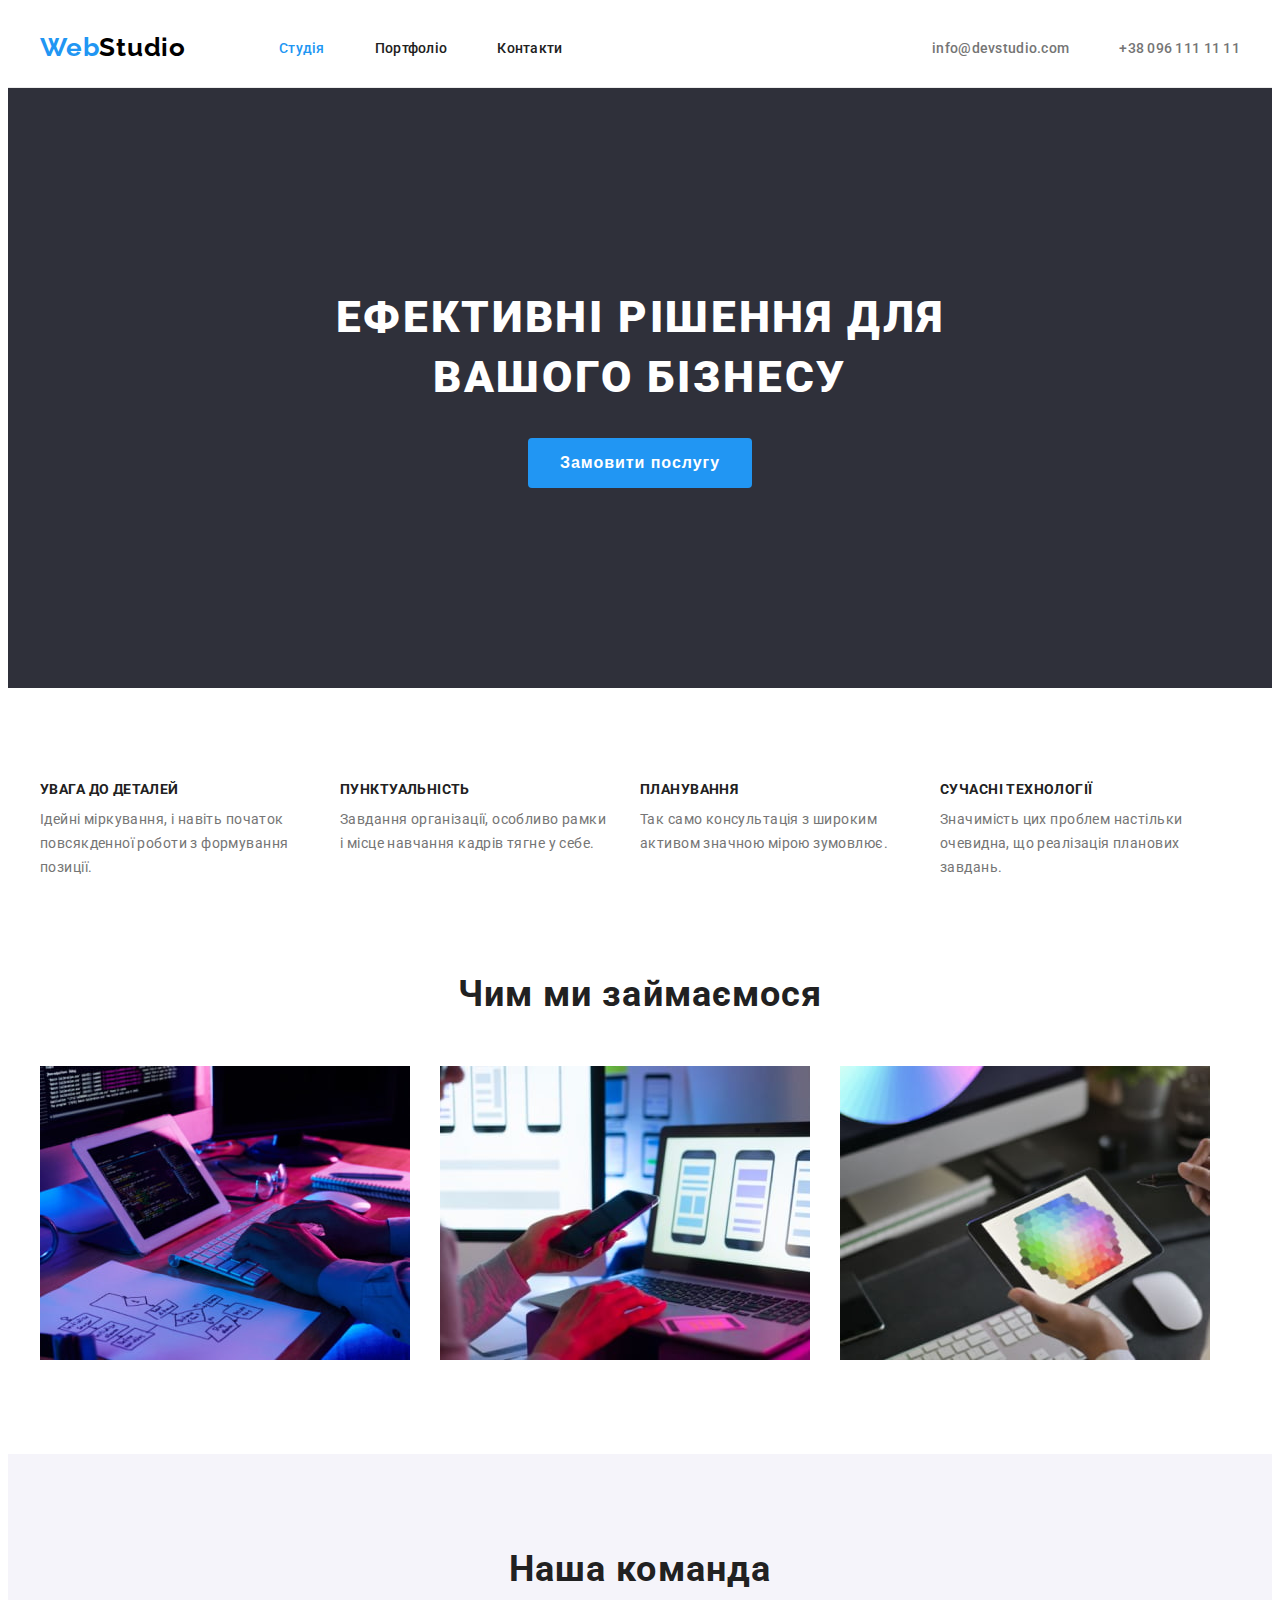
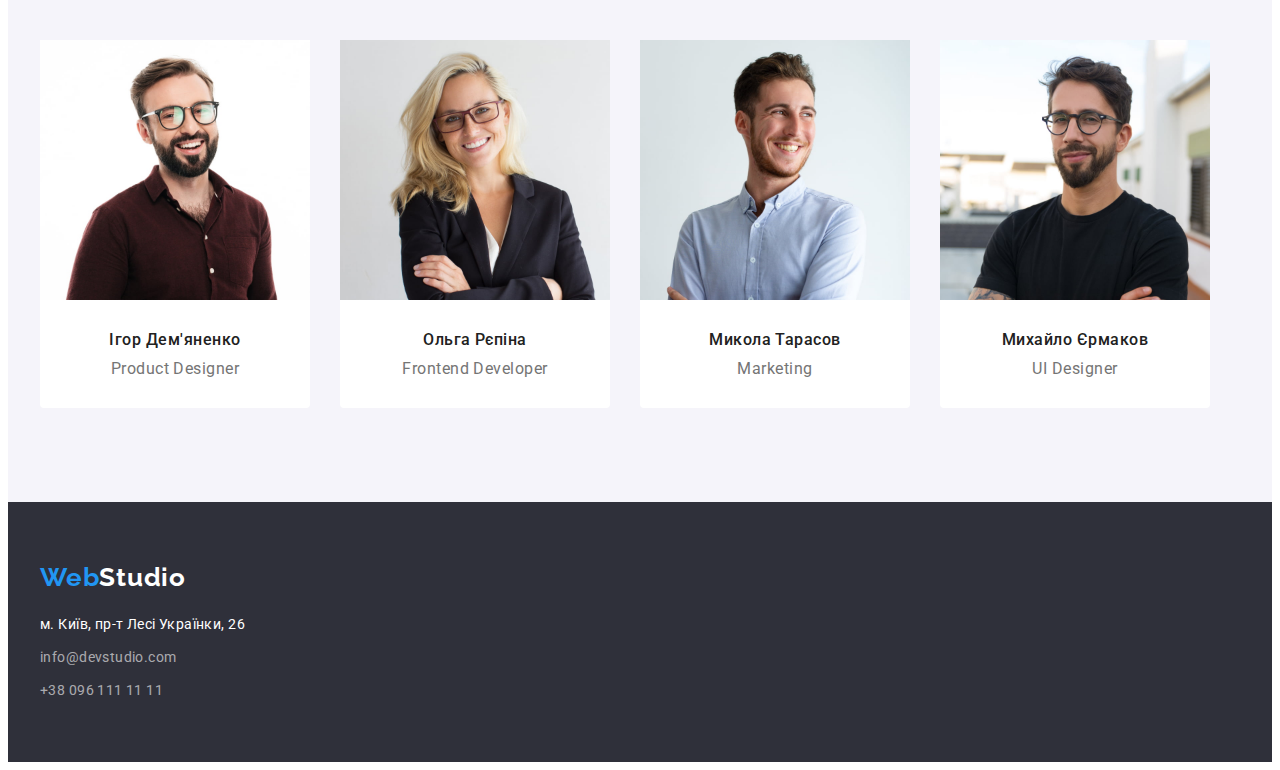
<file: index.html>
<!DOCTYPE html>
<html lang="uk">
	<head>
		<meta charset="utf-8" />
		<meta name="viewport" content="width=device-width, initial-scale=1.0" />
		<meta http-equiv="x-ua-compatible" content="ie=edge" />
		<title>Студія</title>
		<link rel="preconnect" href="https://fonts.googleapis.com" />
		<link rel="preconnect" href="https://fonts.gstatic.com" crossorigin />
		<link
			href="https://fonts.googleapis.com/css2?family=Raleway:wght@700&family=Roboto:wght@400;500;700;900&display=swap"
			rel="stylesheet"
		/>
		<link
			rel="stylesheet"
			href="https://cdnjs.cloudflare.com/ajax/libs/modern-normalize/1.1.0/modern-normalize.min.css"
			integrity="sha512-wpPYUAdjBVSE4KJnH1VR1HeZfpl1ub8YT/NKx4PuQ5NmX2tKuGu6U/JRp5y+Y8XG2tV+wKQpNHVUX03MfMFn9Q=="
			crossorigin="anonymous"
			referrerpolicy="no-referrer"
		/>
		<link rel="stylesheet" href="./css/styles.css" />
	</head>
	<body>
		<!--Шапка сторінки-->
		<header class="header">
			<div class="container">
				<!--Розділ основної навігації -->
				<nav class="site-nav">
					<a href="./index.html" class="logo"><span class="accent">Web</span>Studio</a>
					<ul class="list">
						<li class="item"><a href="./index.html" class="link current">Студія</a></li>
						<li class="item"><a href="./portfolio.html" class="link">Портфоліо</a></li>
						<li class="item"><a href="#" class="link">Контакти</a></li>
					</ul>
				</nav>
				<ul class="contact-nav list">
					<li class="item"><a href="mailto:info@devstudio.com" class="link">info@devstudio.com</a></li>
					<li class="item"><a href="tel:+380961111111" class="link">+38 096 111 11 11</a></li>
				</ul>
			</div>
		</header>
		<!--Основний вміст сторінки-->
		<main>
			<!--Секція-герой-->
			<section class="hero">
				<div class="div-hero-title">
					<h1 class="hero-title">Ефективні рішення для вашого бізнесу</h1>
				</div>
				<button type="button" class="hero-btn">Замовити послугу</button>
			</section>
			<!--Наші переваги-->
			<section class="section">
				<div class="container">
					<!--Наступний заголовок відсутній на макеті.
        Додадний для покращення структурної семантики сторінки
        Прихований за допомогою CSS-->
					<h2 class="visually-hidden">Наші переваги</h2>
					<ul class="advantages list">
						<li class="item">
							<h3 class="title">УВАГА ДО ДЕТАЛЕЙ</h3>
							<p class="text">Ідейні міркування, і навіть початок повсякденної роботи з формування позиції.</p>
						</li>
						<li class="item">
							<h3 class="title">ПУНКТУАЛЬНІСТЬ</h3>
							<p class="text">Завдання організації, особливо рамки і місце навчання кадрів тягне у себе.</p>
						</li>
						<li class="item">
							<h3 class="title">ПЛАНУВАННЯ</h3>
							<p class="text">Так само консультація з широким активом значною мірою зумовлює.</p>
						</li>
						<li class="item">
							<h3 class="title">СУЧАСНІ ТЕХНОЛОГІЇ</h3>
							<p class="text">Значимість цих проблем настільки очевидна, що реалізація планових завдань.</p>
						</li>
					</ul>
				</div>
			</section>
			<!--Чим ми займаємося-->
			<section class="section no-top-padding">
				<div class="container">
					<h2 class="section-title">Чим ми займаємося</h2>
					<ul class="activities list">
						<li class="item">
							<img src="./images/img1.jpg" alt="Написання програмного коду" width="370" height="294" class="img" />
						</li>
						<li class="item">
							<img src="./images/img2.jpg" alt="Розробка мобільного додатку" width="370" height="294" class="img" />
						</li>
						<li class="item">
							<img src="./images/img3.jpg" alt="Вибір кольору на планшеті" width="370" height="294" class="img" />
						</li>
					</ul>
				</div>
			</section>
			<!--Наша команда-->
			<section class="team section">
				<div class="container">
					<h2 class="section-title">Наша команда</h2>
					<ul class="team-members list">
						<li class="item">
							<img src="./images/our-team-img1.jpg" alt="Ігор Дем'яненко" width="270" height="260" class="img" />
							<div class="team-card-info">
								<h3 class="title">Ігор Дем'яненко</h3>
								<p class="text">Product Designer</p>
							</div>
						</li>
						<li class="item">
							<img src="./images/our-team-img2.jpg" alt="Ольга Рєпіна" width="270" height="260" class="img" />
							<div class="team-card-info">
								<h3 class="title">Ольга Рєпіна</h3>
								<p class="text">Frontend Developer</p>
							</div>
						</li>
						<li class="item">
							<img src="./images/our-team-img3.jpg" alt="Микола Тарасов" width="270" height="260" class="img" />
							<div class="team-card-info">
								<h3 class="title">Микола Тарасов</h3>
								<p class="text">Marketing</p>
							</div>
						</li>
						<li class="item">
							<img src="./images/our-team-img4.jpg" alt="Михайло Єрмаков" width="270" height="260" class="img" />
							<div class="team-card-info">
								<h3 class="title">Михайло Єрмаков</h3>
								<p class="text">UI Designer</p>
							</div>
						</li>
					</ul>
				</div>
			</section>
		</main>
		<!--Підвал сторінки-->
		<footer class="footer">
			<div class="container">
				<a href="./index.html" class="logo"><span class="accent">Web</span>Studio</a>
				<address class="address">
					<ul class="list">
						<li class="item">
							<a
								href="https://goo.gl/maps/RHRmgygVc1uPHYzR7"
								target="_blank"
								rel="noopener noreferrer nofollow"
								class="link fact-address"
							>
								м. Київ, пр-т Лесі Українки, 26
							</a>
						</li>
						<li class="item"><a href="mailto:info@devstudio.com" class="link">info@devstudio.com</a></li>
						<li class="item"><a href="tel:+380961111111" class="link">+38 096 111 11 11</a></li>
					</ul>
				</address>
			</div>
		</footer>
	</body>
</html>
</file>
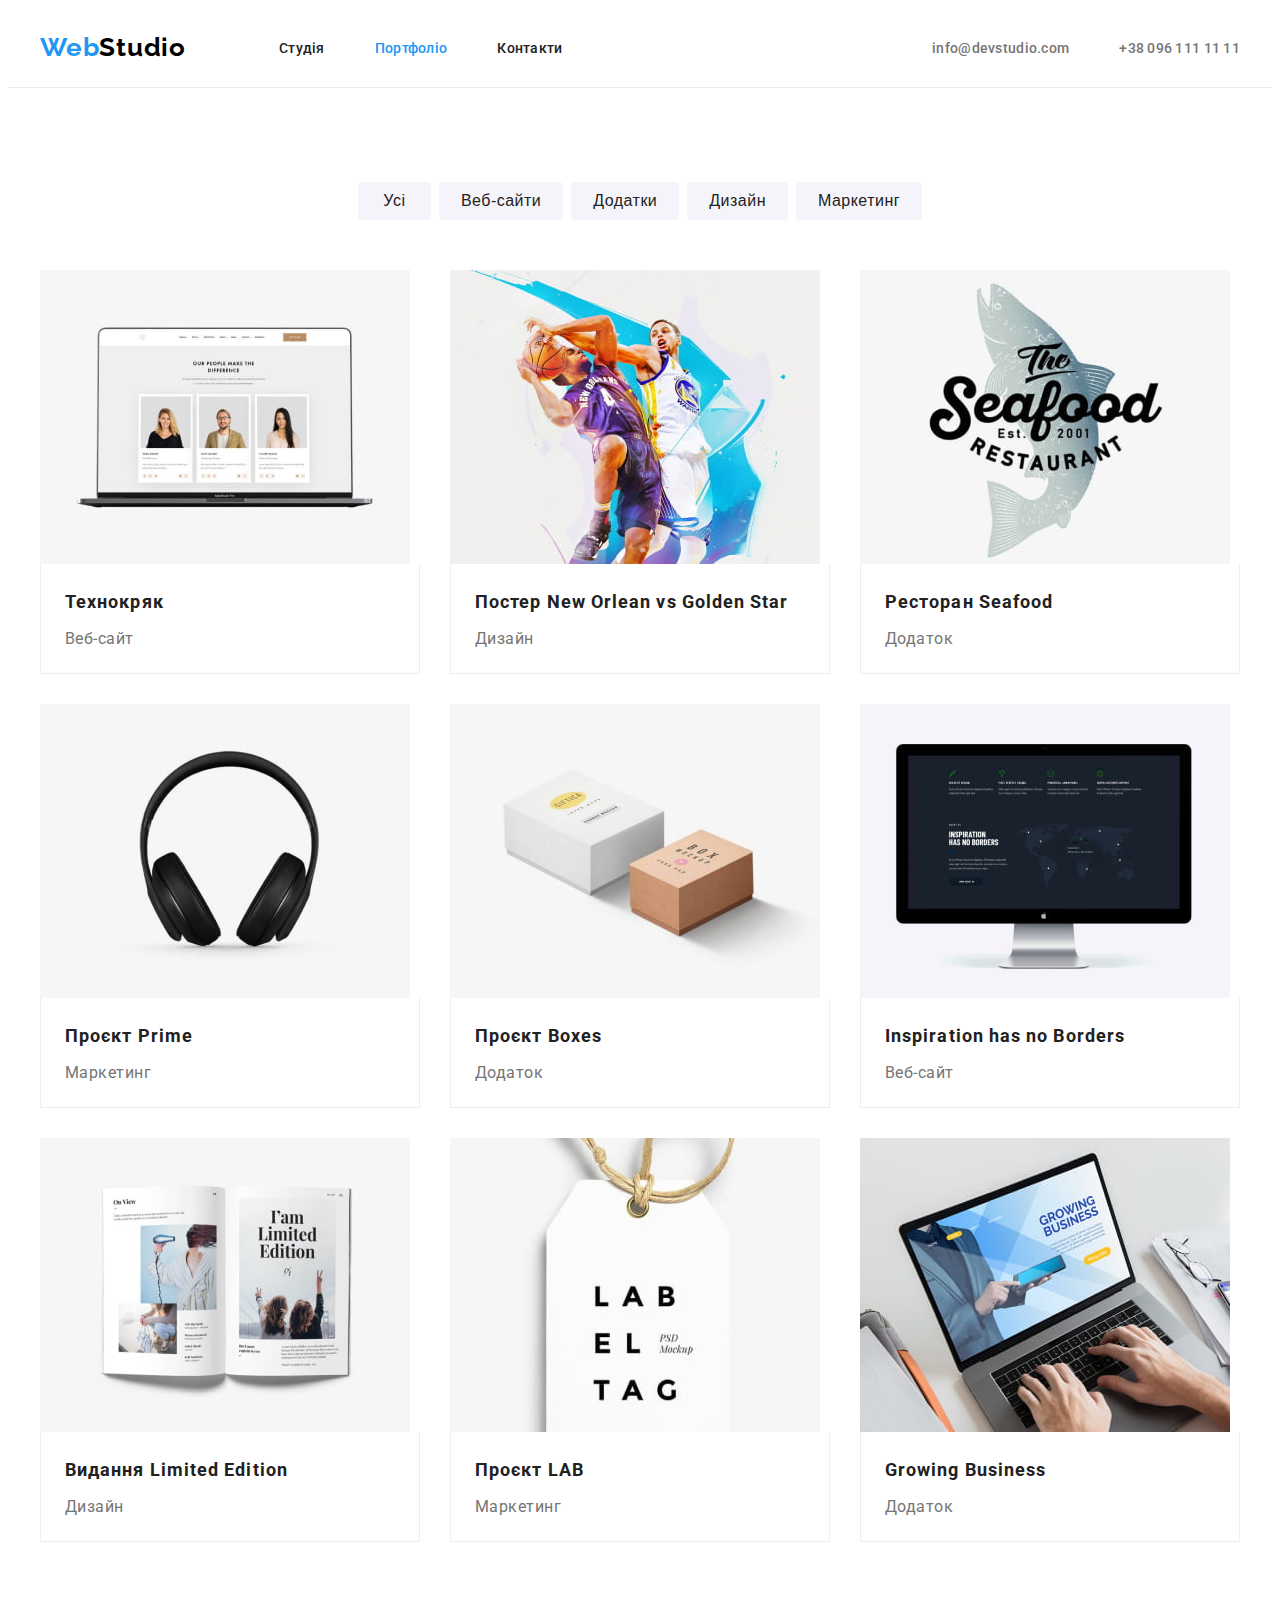
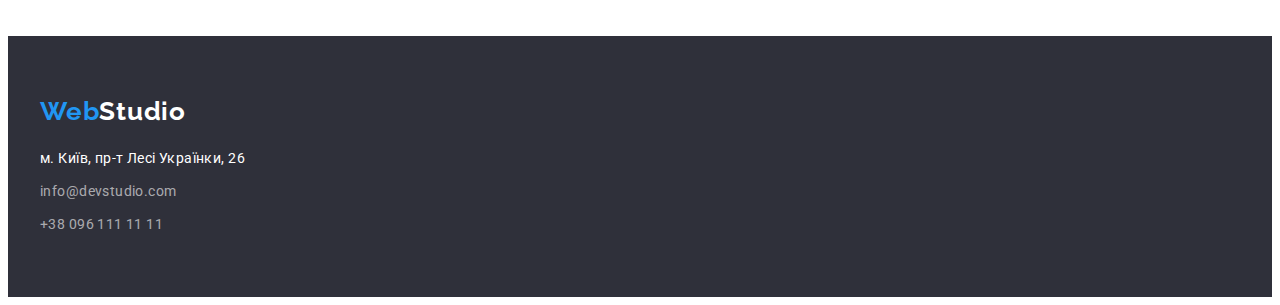
<file: portfolio.html>
<!DOCTYPE html>
<html lang="uk">
	<head>
		<meta charset="utf-8" />
		<meta name="viewport" content="width=device-width, initial-scale=1.0" />
		<meta http-equiv="x-ua-compatible" content="ie=edge" />
		<title>Портфоліо</title>
		<link rel="preconnect" href="https://fonts.googleapis.com" />
		<link rel="preconnect" href="https://fonts.gstatic.com" crossorigin />
		<link
			href="https://fonts.googleapis.com/css2?family=Raleway:wght@700&family=Roboto:wght@400;500;700;900&display=swap"
			rel="stylesheet"
		/>
		<link
			rel="stylesheet"
			href="https://cdnjs.cloudflare.com/ajax/libs/modern-normalize/1.1.0/modern-normalize.min.css"
			integrity="sha512-wpPYUAdjBVSE4KJnH1VR1HeZfpl1ub8YT/NKx4PuQ5NmX2tKuGu6U/JRp5y+Y8XG2tV+wKQpNHVUX03MfMFn9Q=="
			crossorigin="anonymous"
			referrerpolicy="no-referrer"
		/>
		<link rel="stylesheet" href="./css/styles.css" />
	</head>
	<body>
		<!--Шапка сторінки-->
		<header class="header">
			<div class="container">
				<!--Розділ основної навігації -->
				<nav class="site-nav">
					<a href="./index.html" class="logo"><span class="accent">Web</span>Studio</a>
					<ul class="list">
						<li class="item"><a href="./index.html" class="link">Студія</a></li>
						<li class="item"><a href="./portfolio.html" class="link current">Портфоліо</a></li>
						<li class="item"><a href="#" class="link">Контакти</a></li>
					</ul>
				</nav>
				<ul class="contact-nav list">
					<li class="item"><a href="mailto:info@devstudio.com" class="link">info@devstudio.com</a></li>
					<li class="item"><a href="tel:+380961111111" class="link">+38 096 111 11 11</a></li>
				</ul>
			</div>
		</header>
		<!--Основний вміст сторінки-->
		<main>
			<section class="section">
				<div class="container">
					<h1 class="visually-hidden">Портфоліо</h1>
					<ul class="filter list">
						<li class="item"><button type="button" class="primary-btn">Усі</button></li>
						<li class="item"><button type="button" class="primary-btn">Веб-сайти</button></li>
						<li class="item"><button type="button" class="primary-btn">Додатки</button></li>
						<li class="item"><button type="button" class="primary-btn">Дизайн</button></li>
						<li class="item"><button type="button" class="primary-btn">Маркетинг</button></li>
					</ul>
					<ul class="portfolio list">
						<li class="item">
							<a href="#" class="link">
								<img src="./images/portfolio-img-1.jpg" alt="Веб-сайт Технокряк" width="370" height="294" class="img" />
								<div class="card-info">
									<h2 class="title">Технокряк</h2>
									<p class="text">Веб-сайт</p>
								</div>
							</a>
						</li>
						<li class="item">
							<a href="#" class="link">
								<img
									src="./images/portfolio-img-2.jpg"
									alt="Постер New Orlean vs Golden Star"
									width="370"
									height="294"
									class="img"
								/>
								<div class="card-info">
									<h2 class="title">Постер New Orlean vs Golden Star</h2>
									<p class="text">Дизайн</p>
								</div>
							</a>
						</li>
						<li class="item">
							<a href="#" class="link">
								<img
									src="./images/portfolio-img-3.jpg"
									alt="Ресторан Seafood логотип"
									width="370"
									height="294"
									class="img"
								/>
								<div class="card-info">
									<h2 class="title">Ресторан Seafood</h2>
									<p class="text">Додаток</p>
								</div>
							</a>
						</li>
						<li class="item">
							<a href="#" class="link">
								<img src="./images/portfolio-img-4.jpg" alt="Навушники" width="370" height="294" class="img" />
								<div class="card-info">
									<h2 class="title">Проєкт Prime</h2>
									<p class="text">Маркетинг</p>
								</div>
							</a>
						</li>
						<li class="item">
							<a href="#" class="link">
								<img src="./images/portfolio-img-5.jpg" alt="Коробки" width="370" height="294" class="img" />
								<div class="card-info">
									<h2 class="title">Проєкт Boxes</h2>
									<p class="text">Додаток</p>
								</div>
							</a>
						</li>
						<li class="item">
							<a href="#" class="link">
								<img
									src="./images/portfolio-img-6.jpg"
									alt="Веб-сайт Inspiration has no Borders"
									width="370"
									height="294"
									class="img"
								/>
								<div class="card-info">
									<h2 class="title">Inspiration has no Borders</h2>
									<p class="text">Веб-сайт</p>
								</div>
							</a>
						</li>
						<li class="item">
							<a href="#" class="link">
								<img
									src="./images/portfolio-img-7.jpg"
									alt="Видання Limited Edition"
									width="370"
									height="294"
									class="img"
								/>
								<div class="card-info">
									<h2 class="title">Видання Limited Edition</h2>
									<p class="text">Дизайн</p>
								</div>
							</a>
						</li>
						<li class="item">
							<a href="#" class="link">
								<img src="./images/portfolio-img-8.jpg" alt="Проєкт LAB" width="370" height="294" class="img" />
								<div class="card-info">
									<h2 class="title">Проєкт LAB</h2>
									<p class="text">Маркетинг</p>
								</div>
							</a>
						</li>
						<li class="item">
							<a href="#" class="link">
								<img
									src="./images/portfolio-img-9.jpg"
									alt="Додаток Growing Business"
									width="370"
									height="294"
									class="img"
								/>
								<div class="card-info">
									<h2 class="title">Growing Business</h2>
									<p class="text">Додаток</p>
								</div>
							</a>
						</li>
					</ul>
				</div>
			</section>
		</main>
		<!--Підвал сторінки-->
		<footer class="footer">
			<div class="container">
				<a href="./index.html" class="logo"><span class="accent">Web</span>Studio</a>
				<address class="address">
					<ul class="list">
						<li class="item">
							<a
								href="https://goo.gl/maps/RHRmgygVc1uPHYzR7"
								target="_blank"
								rel="noopener noreferrer nofollow"
								class="link fact-address"
							>
								м. Київ, пр-т Лесі Українки, 26
							</a>
						</li>
						<li class="item"><a href="mailto:info@devstudio.com" class="link">info@devstudio.com</a></li>
						<li class="item"><a href="tel:+380961111111" class="link">+38 096 111 11 11</a></li>
					</ul>
				</address>
			</div>
		</footer>
	</body>
</html>
</file>
<file: css/styles.css>
/* Палітра кольорів */
:root {
	--primary-text-color: #757575;
	--title-text-color: #212121;
	--accent-color: #2196f3;
	--primary-white: #fff;
	--dark-background: #2f303a;
	--light-background: #f5f4fa;
	--logo-black: #000;
	--contact-footer: rgb(255 255 255 / 0.6);
	--hero-btn-active: #188ce8;
	--header-border-color: #ececec;
	--card-border-color: #eee;
}

/* Глобальні стилі */
body {
	font-family: "Roboto", sans-serif;
	color: var(--primary-text-color);
	background-color: var(--primary-white);
}
h1,
h2,
h3,
h4,
h5,
h6,
p {
	margin: 0;
}

/* Скидання стилів*/
.list {
	padding: 0;
	margin: 0;
	list-style: none;
}
.link {
	text-decoration: none;
}
.img {
	display: block;
}

/* Загальний допоміжний клас для центрування і обмеження контенту по ширині */
.container {
	margin-left: auto;
	margin-right: auto;
	width: 1200px;
	padding-left: 15px;
	padding-right: 15px;
}

/* Клас для приховування заголовків, що відсутні на макеті */
.visually-hidden {
	position: absolute;
	width: 1px;
	height: 1px;
	margin: -1px;
	padding: 0;
	overflow: hidden;
	border: 0;
	clip: rect(0 0 0 0);
}

/* ХЕДЕР*/
.header {
	padding: 24px 0;
	border-bottom: 1px solid var(--header-border-color);
}
.header .container {
	display: flex;
	align-items: center;
}
/* Стилі логотипу */
.logo {
	font-family: "Raleway", sans-serif;
	font-weight: 700;
	font-size: 26px;
	line-height: 1.19;
	letter-spacing: 0.03em;
	text-decoration: none;
	color: var(--logo-black);
}
.logo > .accent {
	color: var(--accent-color);
}
/* Стилі навігації в хедері */
.site-nav,
.site-nav .list,
.contact-nav {
	display: flex;
}
.site-nav {
	align-items: center;
}
.contact-nav {
	margin-left: auto;
}
.site-nav .item + .item,
.contact-nav .item + .item {
	margin-left: 50px;
}
.logo + .list {
	margin-left: 93px;
}
.site-nav .link,
.contact-nav .link {
	font-weight: 500;
	font-size: 14px;
	line-height: 1.14;
	letter-spacing: 0.02em;
}
.site-nav .link {
	color: var(--title-text-color);
}
.contact-nav .link {
	color: var(--primary-text-color);
}
/* Колір при наведенні та фокуксі та колір поточної сторінки */
.site-nav .link:hover,
.site-nav .link:focus,
.contact-nav .link:hover,
.contact-nav .link:focus,
.link.current {
	color: var(--accent-color);
}

/* СЕКЦІЯ HERO */
.hero {
	padding: 200px 0;
	text-align: center;
	background-color: var(--dark-background);
}
.div-hero-title {
	max-width: 696px;
	margin-left: auto;
	margin-right: auto;
}
.hero-title {
	margin-bottom: 30px;
	font-weight: 900;
	font-size: 44px;
	line-height: 1.36;
	letter-spacing: 0.06em;
	text-transform: uppercase;
	color: var(--primary-white);
}

/* СТИЛІ КНОПОК
.hero-btn - кнопка секції-герою, 
.primary-btn - кнопки фільтру в портфоліо*/
.hero-btn,
.primary-btn {
	font-size: 16px;
	cursor: pointer;
	border: none;
	border-radius: 4px;
}
.hero-btn {
	padding: 10px 32px;
	min-width: 216px;
	font-weight: 700;
	line-height: 1.88;
	letter-spacing: 0.06em;
}
.hero-btn:hover,
.hero-btn:focus {
	background-color: var(--hero-btn-active);
}
.primary-btn {
	padding: 6px 22px;
	min-width: 73px;
	font-weight: 500;
	line-height: 1.62;
	letter-spacing: 0.03em;
	color: var(--title-text-color);
	background-color: var(--light-background);
}
.hero-btn,
.primary-btn:hover,
.primary-btn:focus {
	color: var(--primary-white);
	background-color: var(--accent-color);
}

/* СТИЛІ СЕКЦІЙ */
/* Клас для секцій */
.section {
	padding-top: 94px;
	padding-bottom: 94px;
}

.no-top-padding {
	padding-top: 0;
}

/* Загальні стилі секцй */
.section-title {
	margin-bottom: 50px;
	font-size: 36px;
	line-height: 1.17;
	text-align: center;
}

.section-title,
.title {
	color: var(--title-text-color);
	letter-spacing: 0.03em;
}

.text {
	letter-spacing: 0.03em;
}

/* СЕКЦЇЇ ГОЛОВНОЇ СТОРІНКИ */
.advantages,
.activities,
.team-members {
	display: flex;
}

.advantages .item + .item,
.activities .item + .item,
.team-members .item + .item {
	margin-left: 30px;
}

/* Секція Наші переваги */
.advantages .item {
	width: 270px;
}
.advantages .title {
	margin-bottom: 10px;
	font-size: 14px;
	line-height: 1.14;
	text-transform: uppercase;
}
.advantages .text {
	font-size: 14px;
	line-height: 1.71;
}

/* Секція Наша команда */
.team {
	background-color: var(--light-background);
}
.team .title,
.team .text {
	font-size: 16px;
	line-height: 1.19;
}
.team .title {
	margin-bottom: 10px;
	font-weight: 500;
}
.team-members .item {
	background-color: var(--primary-white);
	text-align: center;
	border-radius: 0px 0px 4px 4px;
}
.team-card-info {
	padding: 30px 0;
}

/* СЕКЦІЯ СТОРІНКИ ПОРТФОЛІО */
/* Фільтр */
.filter {
	display: flex;
	justify-content: center;
	margin-bottom: 50px;
}
.filter .item + .item {
	margin-left: 8px;
}
/* Картки портфоліо */
.portfolio {
	display: flex;
	flex-wrap: wrap;
}
.portfolio .item {
	flex-basis: calc((100% - 60px) / 3);
}
.portfolio .item:not(:nth-child(3n)) {
	margin-right: 30px;
}
.portfolio .item:not(:nth-last-child(-n + 3)) {
	margin-bottom: 30px;
}
.portfolio .title {
	margin-bottom: 4px;
	font-size: 18px;
	line-height: 2;
	letter-spacing: 0.06em;
}
.portfolio .text {
	font-size: 16px;
	line-height: 1.88;
	color: var(--primary-text-color);
}
.card-info {
	padding: 20px 24px 19px;
	border-right: 1px solid var(--card-border-color);
	border-bottom: 1px solid var(--card-border-color);
	border-left: 1px solid var(--card-border-color);
}

/* ФУТЕР */
.footer {
	background-color: var(--dark-background);
	padding: 60px 0;
}
.footer .logo {
	display: inline-block;
	margin-bottom: 20px;
	color: var(--primary-white);
}
.footer .item + .item {
	margin-top: 9px;
}
.address .link {
	font-size: 14px;
	line-height: 1.71;
	letter-spacing: 0.03em;
	font-style: normal;
	color: var(--contact-footer);
}
.address .fact-address {
	color: var(--primary-white);
}
.address .link:hover,
.address .link:focus {
	color: var(--accent-color);
}
</file>
